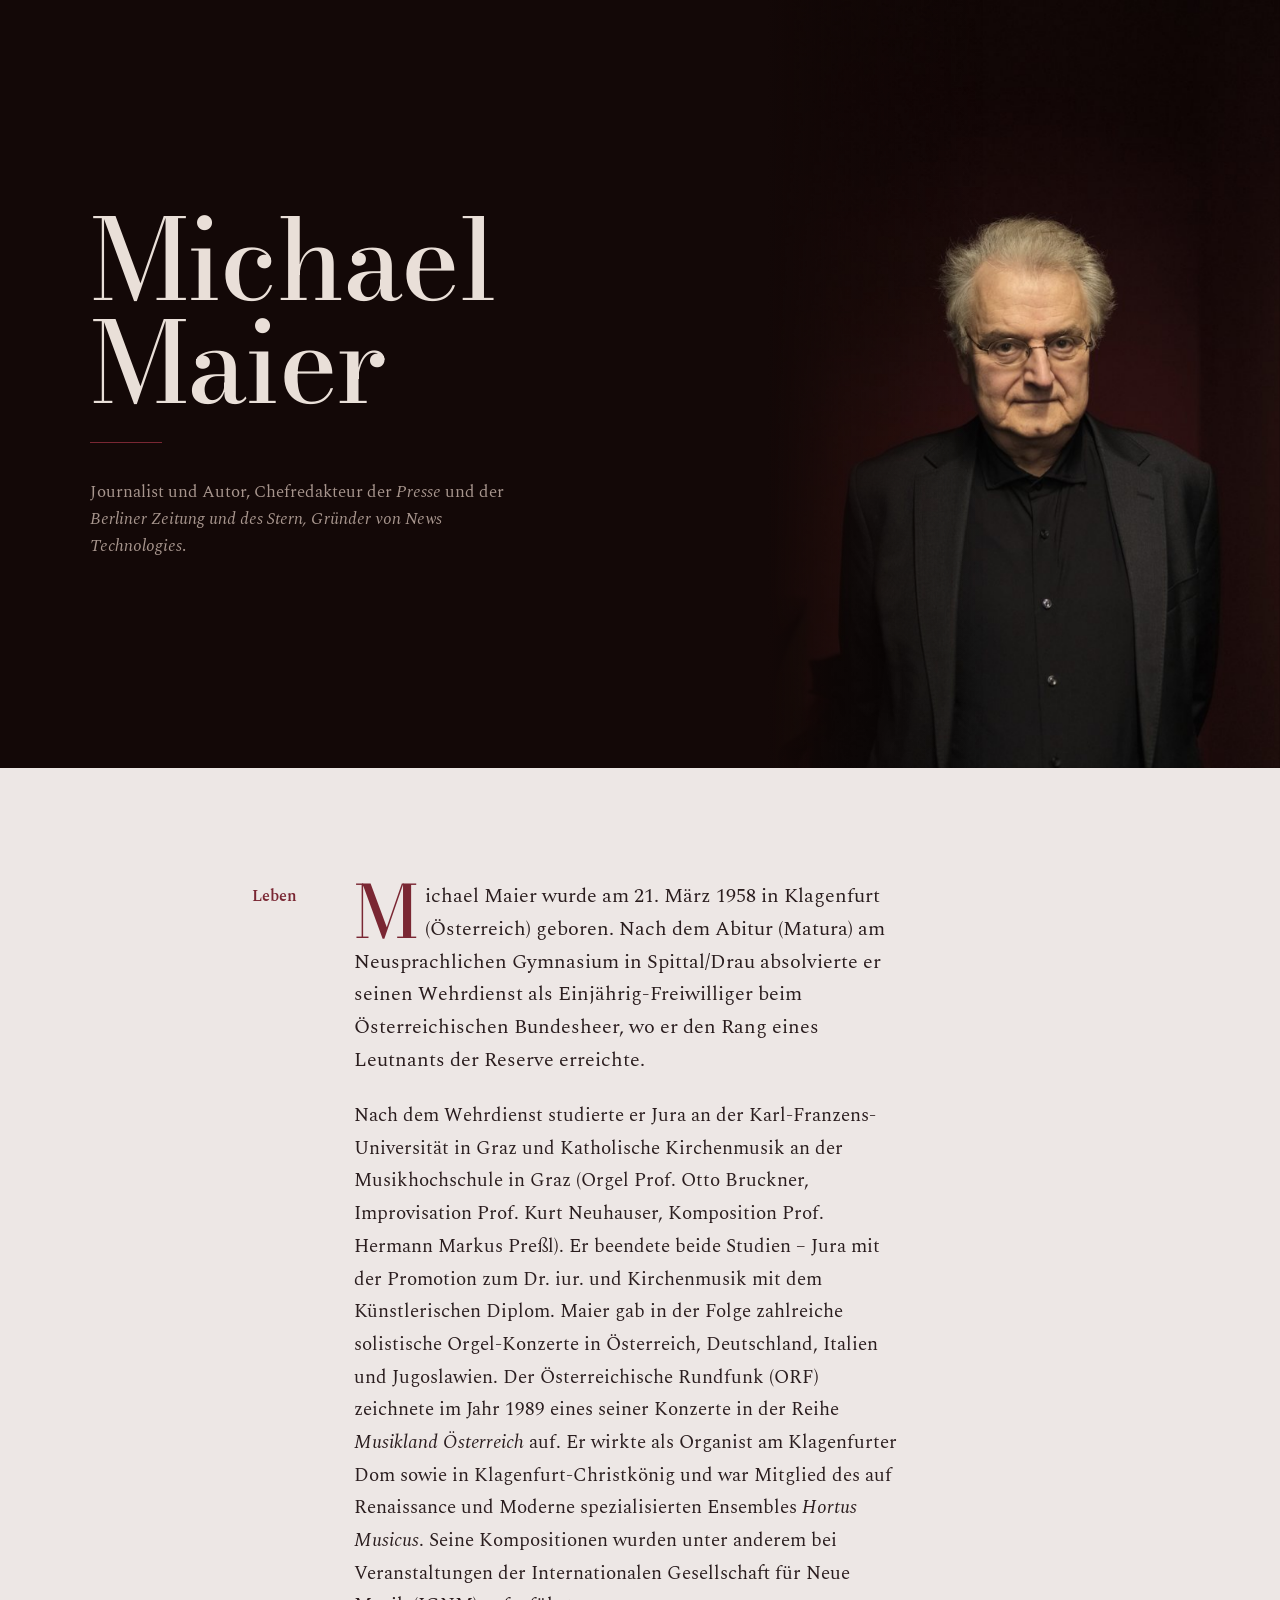
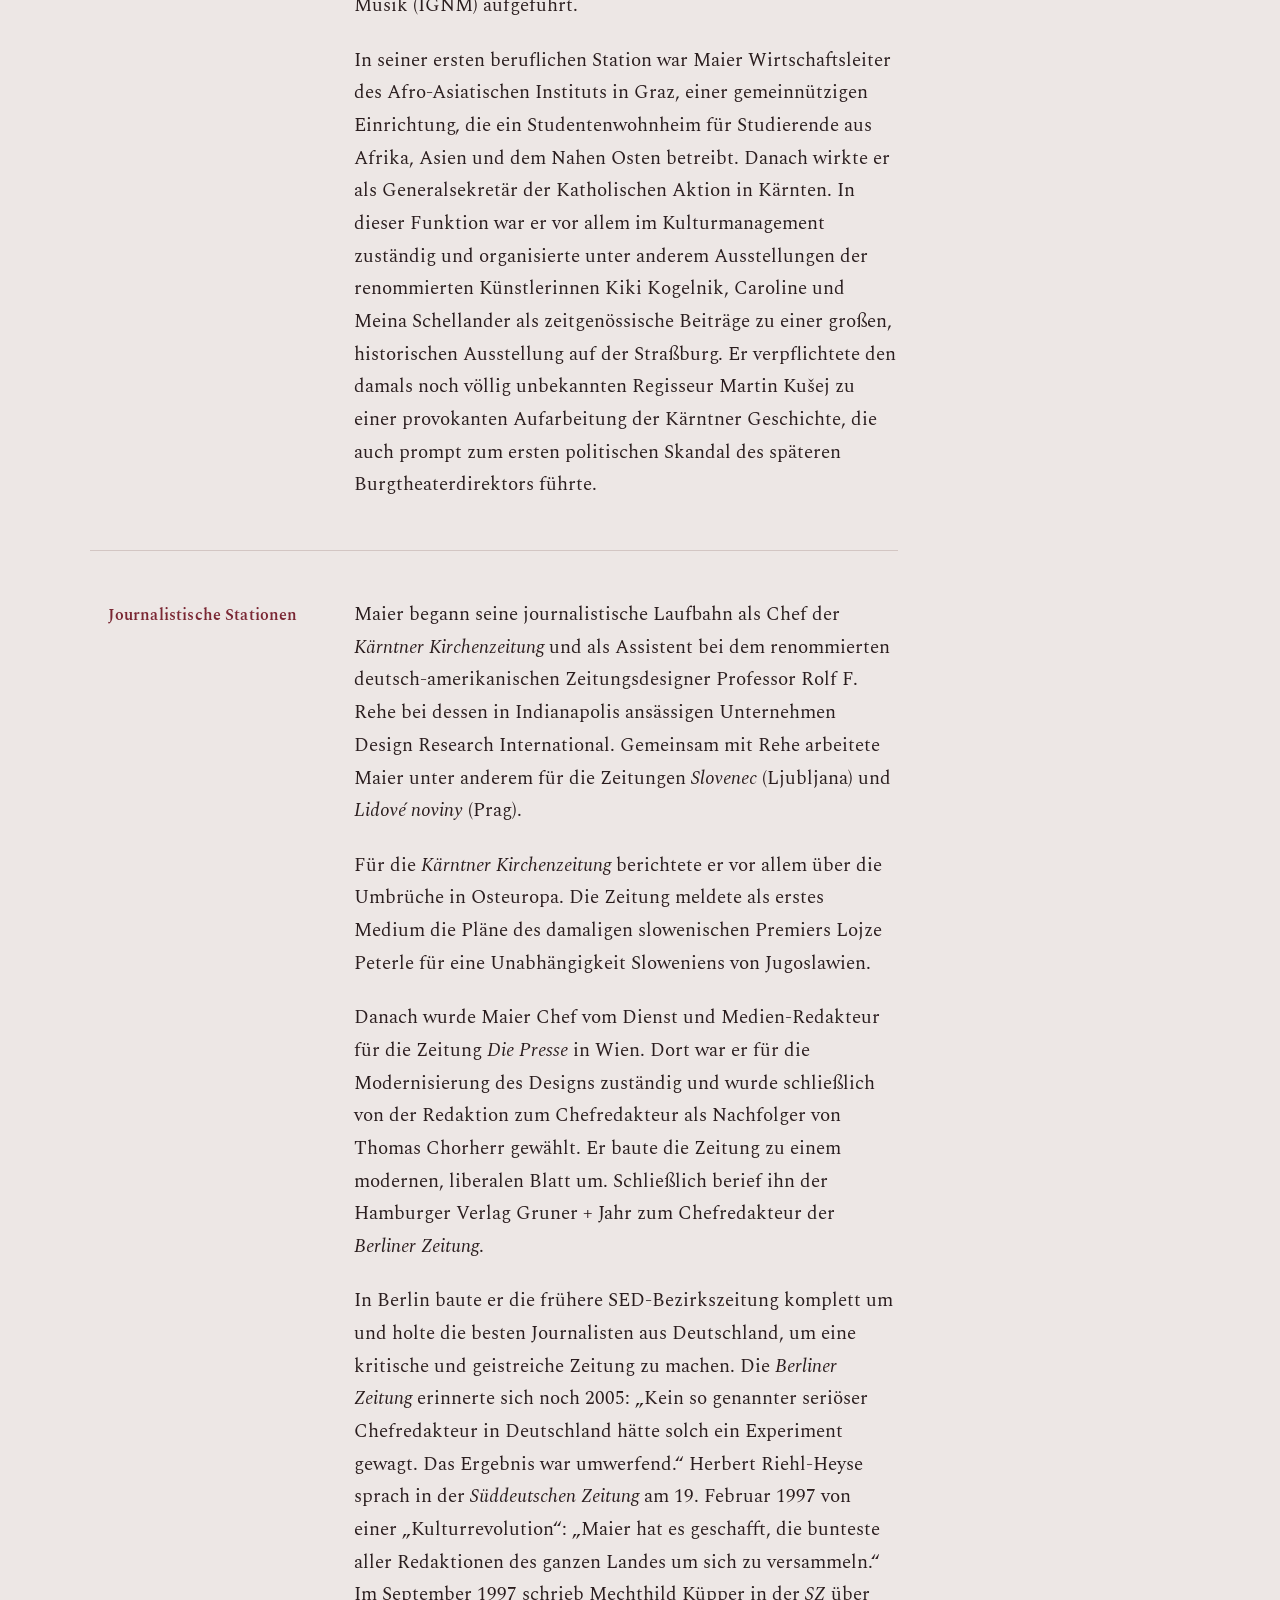
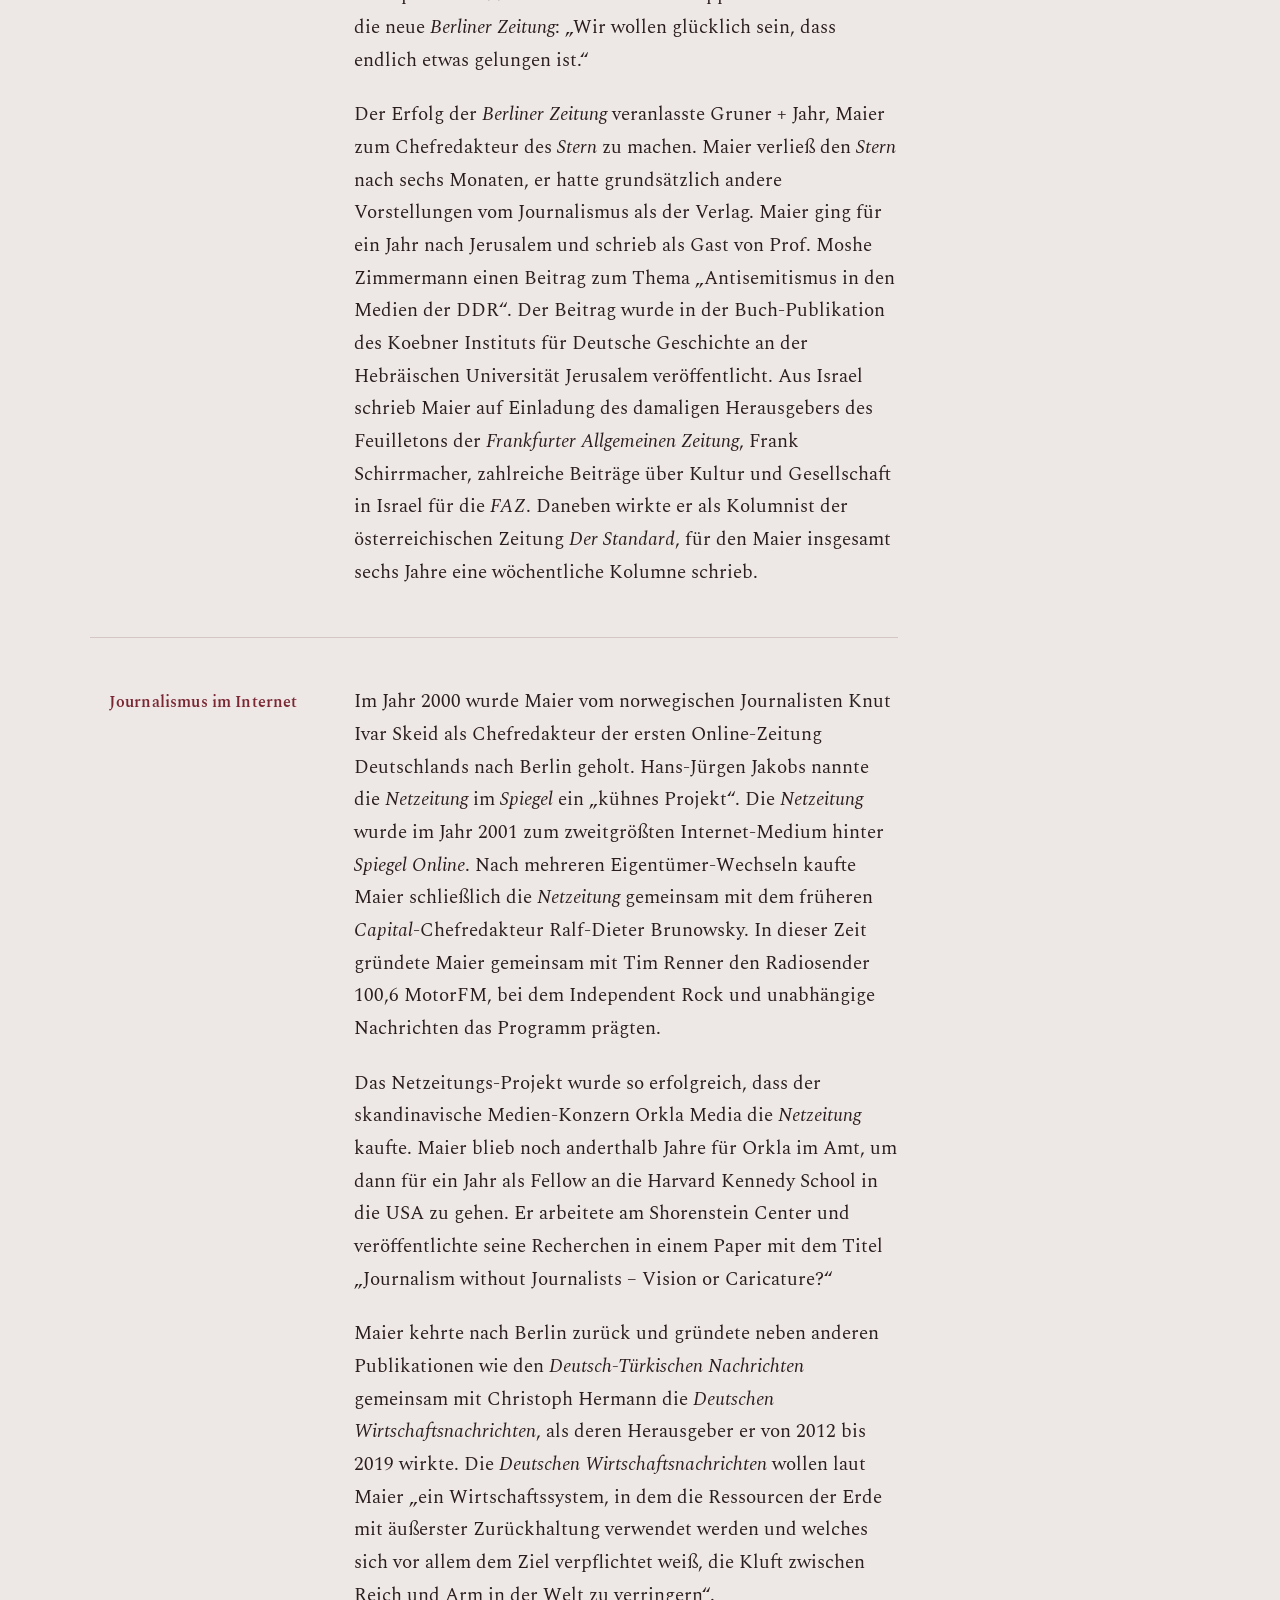
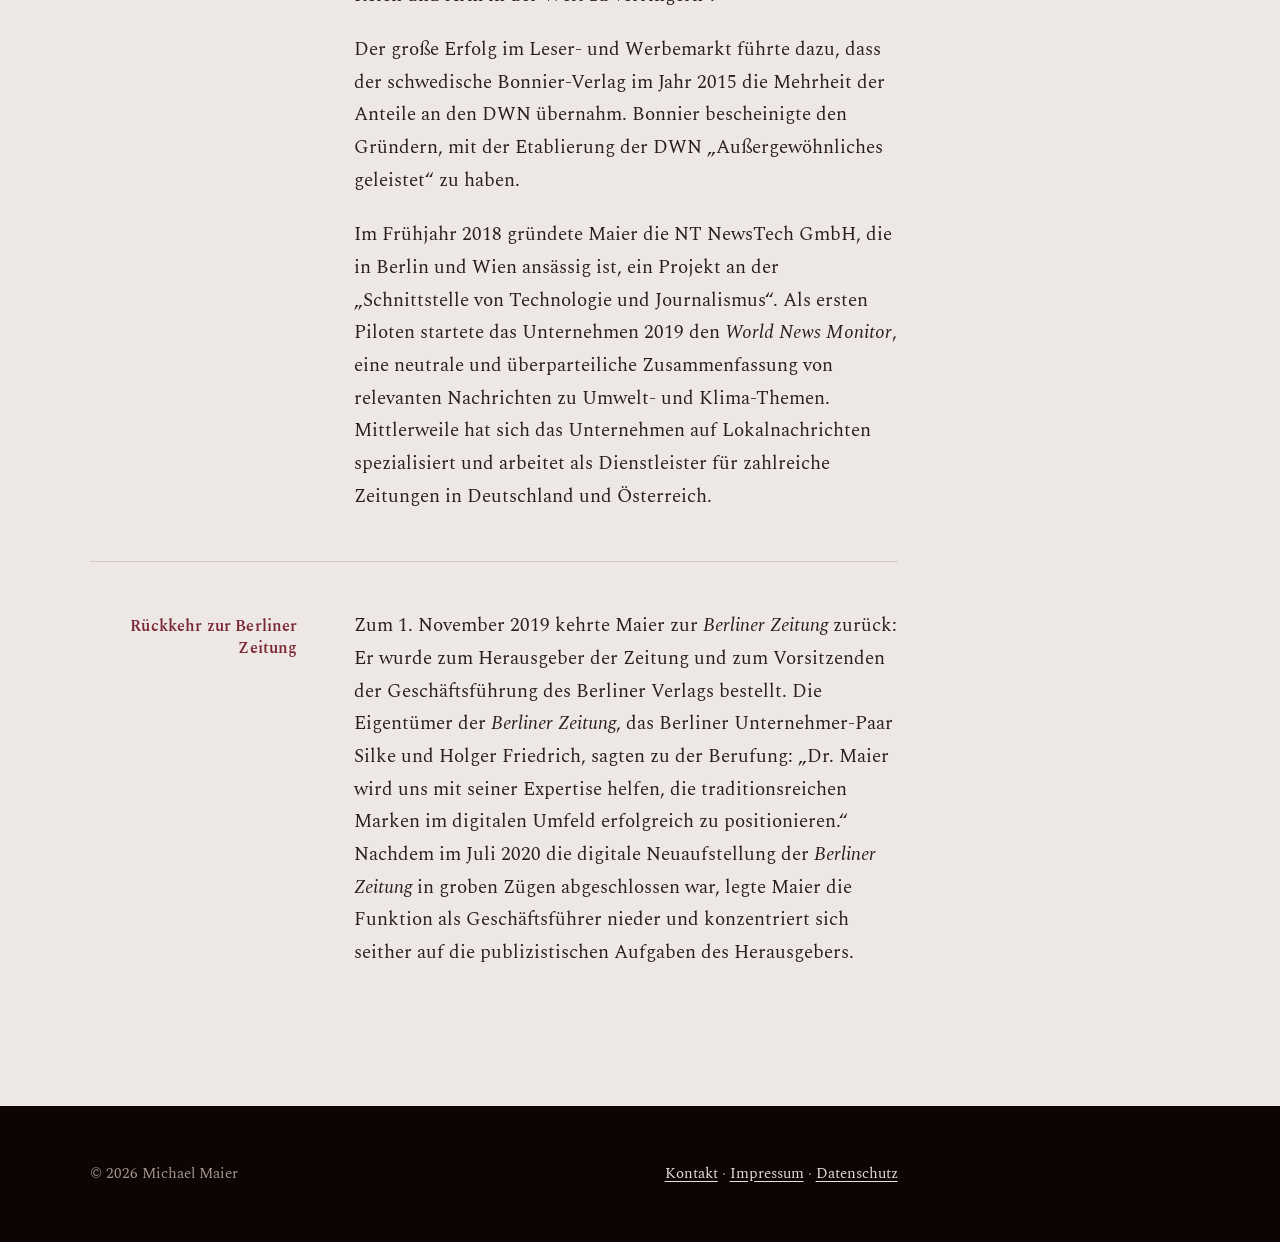
<file: index.html>
<!DOCTYPE html>
<html lang="de">
<head>
<meta charset="utf-8">
<meta name="viewport" content="width=device-width, initial-scale=1">
<title>Michael Maier</title>
<meta name="description" content="Michael Maier – Journalist und Verleger. Chefredakteur der Presse und der Berliner Zeitung, Gründer der Netzeitung und der Deutschen Wirtschaftsnachrichten.">
<link rel="canonical" href="https://michael-maier.org/">
<meta property="og:type" content="profile">
<meta property="og:title" content="Michael Maier">
<meta property="og:description" content="Journalist und Verleger. Chefredakteur der Presse und der Berliner Zeitung, Gründer der Netzeitung und der Deutschen Wirtschaftsnachrichten.">
<meta property="og:url" content="https://michael-maier.org/">
<meta property="og:image" content="https://michael-maier.org/img/michael-maier-1100.jpg">
<meta name="twitter:card" content="summary_large_image">
<link rel="icon" href="data:image/svg+xml,%3Csvg xmlns='http://www.w3.org/2000/svg' viewBox='0 0 32 32'%3E%3Crect width='32' height='32' fill='%23130807'/%3E%3Ctext x='16' y='23' font-family='Georgia,serif' font-size='20' fill='%23E9DFD8' text-anchor='middle'%3EM%3C/text%3E%3C/svg%3E">

<link rel="preload" href="fonts/bodoni-moda-latin-500-normal.woff2" as="font" type="font/woff2" crossorigin>
<link rel="preload" href="fonts/spectral-latin-400-normal.woff2" as="font" type="font/woff2" crossorigin>

<link rel="stylesheet" href="style.css">
</head>
<body>

<header class="hero">
  <div class="hero__inner">
    <div class="hero__text">
      <h1 class="name"><span>Michael</span><span>Maier</span></h1>
      <hr class="hero__rule">
      <p class="standfirst">Journalist und Autor, Chefredakteur der <i>Presse</i> und der <i>Berliner Zeitung und des Stern, Gründer von News Technologies</i>.</p>
    </div>
    <figure class="portrait">
      <img src="img/michael-maier-1100.jpg"
           srcset="img/michael-maier-700.jpg 700w, img/michael-maier-1100.jpg 1100w, img/michael-maier-1600.jpg 1600w"
           sizes="(max-width:60rem) 100vw, clamp(17rem,40vw,32rem)"
           width="1100" height="1550"
           alt="Porträt von Michael Maier">
    </figure>
  </div>
</header>

<main>
  <article class="bio">

    <section class="chapter">
      <h2>Leben</h2>
      <div class="chapter__body">
        <p class="lead">Michael Maier wurde am 21. März 1958 in Klagenfurt (Österreich) geboren. Nach dem Abitur (Matura) am Neusprachlichen Gymnasium in Spittal/Drau absolvierte er seinen Wehrdienst als Einjährig-Freiwilliger beim Österreichischen Bundesheer, wo er den Rang eines Leutnants der Reserve erreichte.</p>
        <p>Nach dem Wehrdienst studierte er Jura an der Karl-Franzens-Universität in Graz und Katholische Kirchenmusik an der Musikhochschule in Graz (Orgel Prof. Otto Bruckner, Improvisation Prof. Kurt Neuhauser, Komposition Prof. Hermann Markus Preßl). Er beendete beide Studien – Jura mit der Promotion zum Dr. iur. und Kirchenmusik mit dem Künstlerischen Diplom. Maier gab in der Folge zahlreiche solistische Orgel-Konzerte in Österreich, Deutschland, Italien und Jugoslawien. Der Österreichische Rundfunk (ORF) zeichnete im Jahr 1989 eines seiner Konzerte in der Reihe <i>Musikland Österreich</i> auf. Er wirkte als Organist am Klagenfurter Dom sowie in Klagenfurt-Christkönig und war Mitglied des auf Renaissance und Moderne spezialisierten Ensembles <i>Hortus Musicus</i>. Seine Kompositionen wurden unter anderem bei Veranstaltungen der Internationalen Gesellschaft für Neue Musik (IGNM) aufgeführt.</p>
        <p>In seiner ersten beruflichen Station war Maier Wirtschaftsleiter des Afro-Asiatischen Instituts in Graz, einer gemeinnützigen Einrichtung, die ein Studentenwohnheim für Studierende aus Afrika, Asien und dem Nahen Osten betreibt. Danach wirkte er als Generalsekretär der Katholischen Aktion in Kärnten. In dieser Funktion war er vor allem im Kulturmanagement zuständig und organisierte unter anderem Ausstellungen der renommierten Künstlerinnen Kiki Kogelnik, Caroline und Meina Schellander als zeitgenössische Beiträge zu einer großen, historischen Ausstellung auf der Straßburg. Er verpflichtete den damals noch völlig unbekannten Regisseur Martin Kušej zu einer provokanten Aufarbeitung der Kärntner Geschichte, die auch prompt zum ersten politischen Skandal des späteren Burgtheaterdirektors führte.</p>
      </div>
    </section>

    <section class="chapter">
      <h2>Journalistische Stationen</h2>
      <div class="chapter__body">
        <p>Maier begann seine journalistische Laufbahn als Chef der <i>Kärntner Kirchenzeitung</i> und als Assistent bei dem renommierten deutsch-amerikanischen Zeitungsdesigner Professor Rolf F. Rehe bei dessen in Indianapolis ansässigen Unternehmen Design Research International. Gemeinsam mit Rehe arbeitete Maier unter anderem für die Zeitungen <i>Slovenec</i> (Ljubljana) und <i>Lidové noviny</i> (Prag).</p>
        <p>Für die <i>Kärntner Kirchenzeitung</i> berichtete er vor allem über die Umbrüche in Osteuropa. Die Zeitung meldete als erstes Medium die Pläne des damaligen slowenischen Premiers Lojze Peterle für eine Unabhängigkeit Sloweniens von Jugoslawien.</p>
        <p>Danach wurde Maier Chef vom Dienst und Medien-Redakteur für die Zeitung <i>Die Presse</i> in Wien. Dort war er für die Modernisierung des Designs zuständig und wurde schließlich von der Redaktion zum Chefredakteur als Nachfolger von Thomas Chorherr gewählt. Er baute die Zeitung zu einem modernen, liberalen Blatt um. Schließlich berief ihn der Hamburger Verlag Gruner + Jahr zum Chefredakteur der <i>Berliner Zeitung</i>.</p>
        <p>In Berlin baute er die frühere SED-Bezirkszeitung komplett um und holte die besten Journalisten aus Deutschland, um eine kritische und geistreiche Zeitung zu machen. Die <i>Berliner Zeitung</i> erinnerte sich noch 2005: „Kein so genannter seriöser Chefredakteur in Deutschland hätte solch ein Experiment gewagt. Das Ergebnis war umwerfend.“ Herbert Riehl-Heyse sprach in der <i>Süddeutschen Zeitung</i> am 19. Februar 1997 von einer „Kulturrevolution“: „Maier hat es geschafft, die bunteste aller Redaktionen des ganzen Landes um sich zu versammeln.“ Im September 1997 schrieb Mechthild Küpper in der <i>SZ</i> über die neue <i>Berliner Zeitung</i>: „Wir wollen glücklich sein, dass endlich etwas gelungen ist.“</p>
        <p>Der Erfolg der <i>Berliner Zeitung</i> veranlasste Gruner + Jahr, Maier zum Chefredakteur des <i>Stern</i> zu machen. Maier verließ den <i>Stern</i> nach sechs Monaten, er hatte grundsätzlich andere Vorstellungen vom Journalismus als der Verlag. Maier ging für ein Jahr nach Jerusalem und schrieb als Gast von Prof. Moshe Zimmermann einen Beitrag zum Thema „Antisemitismus in den Medien der DDR“. Der Beitrag wurde in der Buch-Publikation des Koebner Instituts für Deutsche Geschichte an der Hebräischen Universität Jerusalem veröffentlicht. Aus Israel schrieb Maier auf Einladung des damaligen Herausgebers des Feuilletons der <i>Frankfurter Allgemeinen Zeitung</i>, Frank Schirrmacher, zahlreiche Beiträge über Kultur und Gesellschaft in Israel für die <i>FAZ</i>. Daneben wirkte er als Kolumnist der österreichischen Zeitung <i>Der Standard</i>, für den Maier insgesamt sechs Jahre eine wöchentliche Kolumne schrieb.</p>
      </div>
    </section>

    <section class="chapter">
      <h2>Journalismus im Internet</h2>
      <div class="chapter__body">
        <p>Im Jahr 2000 wurde Maier vom norwegischen Journalisten Knut Ivar Skeid als Chefredakteur der ersten Online-Zeitung Deutschlands nach Berlin geholt. Hans-Jürgen Jakobs nannte die <i>Netzeitung</i> im <i>Spiegel</i> ein „kühnes Projekt“. Die <i>Netzeitung</i> wurde im Jahr 2001 zum zweitgrößten Internet-Medium hinter <i>Spiegel Online</i>. Nach mehreren Eigentümer-Wechseln kaufte Maier schließlich die <i>Netzeitung</i> gemeinsam mit dem früheren <i>Capital</i>-Chefredakteur Ralf-Dieter Brunowsky. In dieser Zeit gründete Maier gemeinsam mit Tim Renner den Radiosender 100,6 MotorFM, bei dem Independent Rock und unabhängige Nachrichten das Programm prägten.</p>
        <p>Das Netzeitungs-Projekt wurde so erfolgreich, dass der skandinavische Medien-Konzern Orkla Media die <i>Netzeitung</i> kaufte. Maier blieb noch anderthalb Jahre für Orkla im Amt, um dann für ein Jahr als Fellow an die Harvard Kennedy School in die USA zu gehen. Er arbeitete am Shorenstein Center und veröffentlichte seine Recherchen in einem Paper mit dem Titel „Journalism without Journalists – Vision or Caricature?“</p>
        <p>Maier kehrte nach Berlin zurück und gründete neben anderen Publikationen wie den <i>Deutsch-Türkischen Nachrichten</i> gemeinsam mit Christoph Hermann die <i>Deutschen Wirtschaftsnachrichten</i>, als deren Herausgeber er von 2012 bis 2019 wirkte. Die <i>Deutschen Wirtschaftsnachrichten</i> wollen laut Maier „ein Wirtschaftssystem, in dem die Ressourcen der Erde mit äußerster Zurückhaltung verwendet werden und welches sich vor allem dem Ziel verpflichtet weiß, die Kluft zwischen Reich und Arm in der Welt zu verringern“.</p>
        <p>Der große Erfolg im Leser- und Werbemarkt führte dazu, dass der schwedische Bonnier-Verlag im Jahr 2015 die Mehrheit der Anteile an den DWN übernahm. Bonnier bescheinigte den Gründern, mit der Etablierung der DWN „Außergewöhnliches geleistet“ zu haben.</p>
        <p>Im Frühjahr 2018 gründete Maier die NT NewsTech GmbH, die in Berlin und Wien ansässig ist, ein Projekt an der „Schnittstelle von Technologie und Journalismus“. Als ersten Piloten startete das Unternehmen 2019 den <i>World News Monitor</i>, eine neutrale und überparteiliche Zusammenfassung von relevanten Nachrichten zu Umwelt- und Klima-Themen. Mittlerweile hat sich das Unternehmen auf Lokalnachrichten spezialisiert und arbeitet als Dienstleister für zahlreiche Zeitungen in Deutschland und Österreich.</p>
      </div>
    </section>

    <section class="chapter">
      <h2>Rückkehr zur Berliner Zeitung</h2>
      <div class="chapter__body">
        <p>Zum 1. November 2019 kehrte Maier zur <i>Berliner Zeitung</i> zurück: Er wurde zum Herausgeber der Zeitung und zum Vorsitzenden der Geschäftsführung des Berliner Verlags bestellt. Die Eigentümer der <i>Berliner Zeitung</i>, das Berliner Unternehmer-Paar Silke und Holger Friedrich, sagten zu der Berufung: „Dr. Maier wird uns mit seiner Expertise helfen, die traditionsreichen Marken im digitalen Umfeld erfolgreich zu positionieren.“ Nachdem im Juli 2020 die digitale Neuaufstellung der <i>Berliner Zeitung</i> in groben Zügen abgeschlossen war, legte Maier die Funktion als Geschäftsführer nieder und konzentriert sich seither auf die publizistischen Aufgaben des Herausgebers.</p>
      </div>
    </section>

  </article>
</main>

<footer>
  <div class="footer__inner">
    <p>© <span id="jahr">2026</span> Michael Maier</p>
    <p><a href="mailto:BITTE-EINTRAGEN@example.org">Kontakt</a> · <a href="impressum.html">Impressum</a> · <a href="datenschutz.html">Datenschutz</a></p>
  </div>
  <script>document.getElementById('jahr').textContent=new Date().getFullYear();</script>
</footer>

</body>
</html>
</file>
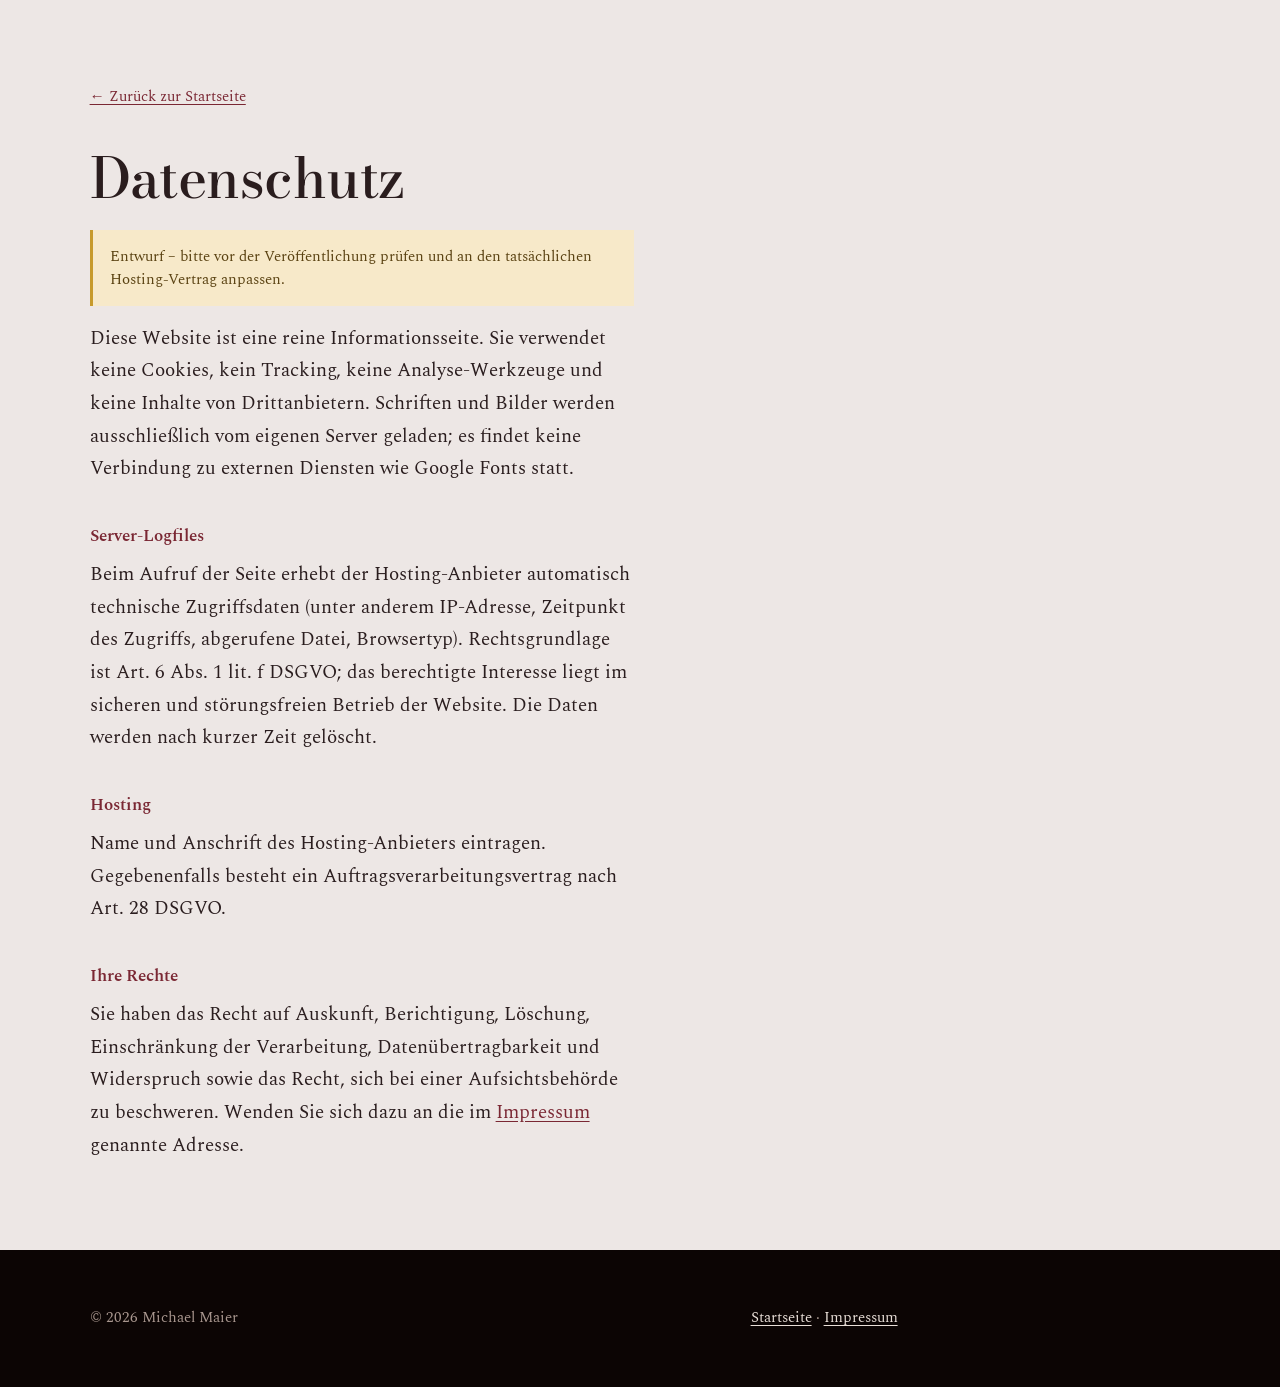
<file: datenschutz.html>
<!DOCTYPE html>
<html lang="de">
<head>
<meta charset="utf-8">
<meta name="viewport" content="width=device-width, initial-scale=1">
<title>Datenschutz – Michael Maier</title>
<meta name="robots" content="noindex">
<link rel="icon" href="data:image/svg+xml,%3Csvg xmlns='http://www.w3.org/2000/svg' viewBox='0 0 32 32'%3E%3Crect width='32' height='32' fill='%23130807'/%3E%3Ctext x='16' y='23' font-family='Georgia,serif' font-size='20' fill='%23E9DFD8' text-anchor='middle'%3EM%3C/text%3E%3C/svg%3E">
<link rel="stylesheet" href="style.css">
</head>
<body>
<main class="page">
  <a class="back" href="./">← Zurück zur Startseite</a>
  <h1>Datenschutz</h1>

  <p class="todo">Entwurf – bitte vor der Veröffentlichung prüfen und an den tatsächlichen Hosting-Vertrag anpassen.</p>

  <p>Diese Website ist eine reine Informationsseite. Sie verwendet keine Cookies, kein Tracking, keine Analyse-Werkzeuge und keine Inhalte von Drittanbietern. Schriften und Bilder werden ausschließlich vom eigenen Server geladen; es findet keine Verbindung zu externen Diensten wie Google Fonts statt.</p>

  <h2>Server-Logfiles</h2>
  <p>Beim Aufruf der Seite erhebt der Hosting-Anbieter automatisch technische Zugriffsdaten (unter anderem IP-Adresse, Zeitpunkt des Zugriffs, abgerufene Datei, Browsertyp). Rechtsgrundlage ist Art. 6 Abs. 1 lit. f DSGVO; das berechtigte Interesse liegt im sicheren und störungsfreien Betrieb der Website. Die Daten werden nach kurzer Zeit gelöscht.</p>

  <h2>Hosting</h2>
  <p>Name und Anschrift des Hosting-Anbieters eintragen. Gegebenenfalls besteht ein Auftragsverarbeitungsvertrag nach Art. 28 DSGVO.</p>

  <h2>Ihre Rechte</h2>
  <p>Sie haben das Recht auf Auskunft, Berichtigung, Löschung, Einschränkung der Verarbeitung, Datenübertragbarkeit und Widerspruch sowie das Recht, sich bei einer Aufsichtsbehörde zu beschweren. Wenden Sie sich dazu an die im <a href="impressum.html">Impressum</a> genannte Adresse.</p>
</main>

<footer>
  <div class="footer__inner">
    <p>© <span id="jahr">2026</span> Michael Maier</p>
    <p><a href="./">Startseite</a> · <a href="impressum.html">Impressum</a></p>
  </div>
  <script>document.getElementById('jahr').textContent=new Date().getFullYear();</script>
</footer>
</body>
</html>
</file>
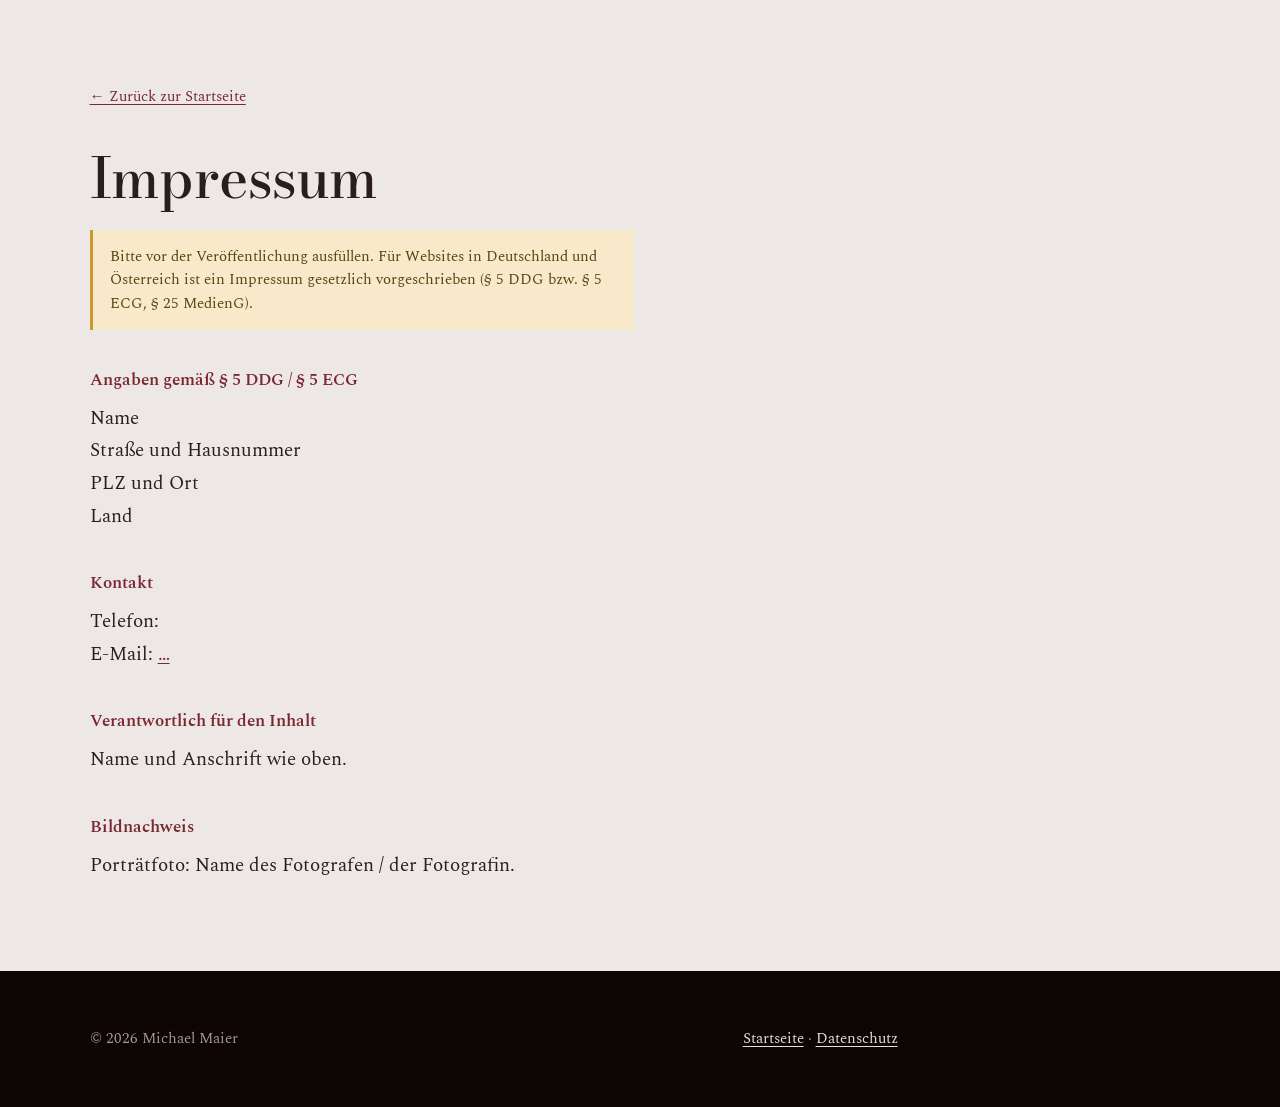
<file: impressum.html>
<!DOCTYPE html>
<html lang="de">
<head>
<meta charset="utf-8">
<meta name="viewport" content="width=device-width, initial-scale=1">
<title>Impressum – Michael Maier</title>
<meta name="robots" content="noindex">
<link rel="icon" href="data:image/svg+xml,%3Csvg xmlns='http://www.w3.org/2000/svg' viewBox='0 0 32 32'%3E%3Crect width='32' height='32' fill='%23130807'/%3E%3Ctext x='16' y='23' font-family='Georgia,serif' font-size='20' fill='%23E9DFD8' text-anchor='middle'%3EM%3C/text%3E%3C/svg%3E">
<link rel="stylesheet" href="style.css">
</head>
<body>
<main class="page">
  <a class="back" href="./">← Zurück zur Startseite</a>
  <h1>Impressum</h1>

  <p class="todo">Bitte vor der Veröffentlichung ausfüllen. Für Websites in Deutschland und Österreich ist ein Impressum gesetzlich vorgeschrieben (§ 5 DDG bzw. § 5 ECG, § 25 MedienG).</p>

  <h2>Angaben gemäß § 5 DDG / § 5 ECG</h2>
  <p>
    Name<br>
    Straße und Hausnummer<br>
    PLZ und Ort<br>
    Land
  </p>

  <h2>Kontakt</h2>
  <p>
    Telefon: <br>
    E-Mail: <a href="mailto:">…</a>
  </p>

  <h2>Verantwortlich für den Inhalt</h2>
  <p>Name und Anschrift wie oben.</p>

  <h2>Bildnachweis</h2>
  <p>Porträtfoto: Name des Fotografen / der Fotografin.</p>
</main>

<footer>
  <div class="footer__inner">
    <p>© <span id="jahr">2026</span> Michael Maier</p>
    <p><a href="./">Startseite</a> · <a href="datenschutz.html">Datenschutz</a></p>
  </div>
  <script>document.getElementById('jahr').textContent=new Date().getFullYear();</script>
</footer>
</body>
</html>
</file>
<file: style.css>
/* ---------- Fonts (self-hosted: no third-party requests) ---------- */
@font-face{font-family:'Bodoni Moda';font-style:normal;font-weight:500;font-display:swap;
  src:url('fonts/bodoni-moda-latin-ext-500-normal.woff2') format('woff2');
  unicode-range:U+0100-02BA,U+02BD-02C5,U+02C7-02CC,U+02CE-02D7,U+02DD-02FF,U+0304,U+0308,U+0329,U+1D00-1DBF,U+1E00-1E9F,U+1EF2-1EFF,U+2020,U+20A0-20AB,U+20AD-20C0,U+2113,U+2C60-2C7F,U+A720-A7FF;}
@font-face{font-family:'Bodoni Moda';font-style:normal;font-weight:500;font-display:swap;
  src:url('fonts/bodoni-moda-latin-500-normal.woff2') format('woff2');
  unicode-range:U+0000-00FF,U+0131,U+0152-0153,U+02BB-02BC,U+02C6,U+02DA,U+02DC,U+0304,U+0308,U+0329,U+2000-206F,U+20AC,U+2122,U+2191,U+2193,U+2212,U+2215,U+FEFF,U+FFFD;}

@font-face{font-family:'Spectral';font-style:normal;font-weight:400;font-display:swap;
  src:url('fonts/spectral-latin-ext-400-normal.woff2') format('woff2');
  unicode-range:U+0100-02BA,U+02BD-02C5,U+02C7-02CC,U+02CE-02D7,U+02DD-02FF,U+0304,U+0308,U+0329,U+1D00-1DBF,U+1E00-1E9F,U+1EF2-1EFF,U+2020,U+20A0-20AB,U+20AD-20C0,U+2113,U+2C60-2C7F,U+A720-A7FF;}
@font-face{font-family:'Spectral';font-style:normal;font-weight:400;font-display:swap;
  src:url('fonts/spectral-latin-400-normal.woff2') format('woff2');
  unicode-range:U+0000-00FF,U+0131,U+0152-0153,U+02BB-02BC,U+02C6,U+02DA,U+02DC,U+0304,U+0308,U+0329,U+2000-206F,U+20AC,U+2122,U+2191,U+2193,U+2212,U+2215,U+FEFF,U+FFFD;}
@font-face{font-family:'Spectral';font-style:italic;font-weight:400;font-display:swap;
  src:url('fonts/spectral-latin-ext-400-italic.woff2') format('woff2');
  unicode-range:U+0100-02BA,U+02BD-02C5,U+02C7-02CC,U+02CE-02D7,U+02DD-02FF,U+0304,U+0308,U+0329,U+1D00-1DBF,U+1E00-1E9F,U+1EF2-1EFF,U+2020,U+20A0-20AB,U+20AD-20C0,U+2113,U+2C60-2C7F,U+A720-A7FF;}
@font-face{font-family:'Spectral';font-style:italic;font-weight:400;font-display:swap;
  src:url('fonts/spectral-latin-400-italic.woff2') format('woff2');
  unicode-range:U+0000-00FF,U+0131,U+0152-0153,U+02BB-02BC,U+02C6,U+02DA,U+02DC,U+0304,U+0308,U+0329,U+2000-206F,U+20AC,U+2122,U+2191,U+2193,U+2212,U+2215,U+FEFF,U+FFFD;}
@font-face{font-family:'Spectral';font-style:normal;font-weight:600;font-display:swap;
  src:url('fonts/spectral-latin-ext-600-normal.woff2') format('woff2');
  unicode-range:U+0100-02BA,U+02BD-02C5,U+02C7-02CC,U+02CE-02D7,U+02DD-02FF,U+0304,U+0308,U+0329,U+1D00-1DBF,U+1E00-1E9F,U+1EF2-1EFF,U+2020,U+20A0-20AB,U+20AD-20C0,U+2113,U+2C60-2C7F,U+A720-A7FF;}
@font-face{font-family:'Spectral';font-style:normal;font-weight:600;font-display:swap;
  src:url('fonts/spectral-latin-600-normal.woff2') format('woff2');
  unicode-range:U+0000-00FF,U+0131,U+0152-0153,U+02BB-02BC,U+02C6,U+02DA,U+02DC,U+0304,U+0308,U+0329,U+2000-206F,U+20AC,U+2122,U+2191,U+2193,U+2212,U+2215,U+FEFF,U+FFFD;}

/* ---------- Tokens ---------- */
:root{
  --ground:#130807;      /* matched to the photograph's own background */
  --ground-deep:#0C0504;
  --bone:#E9DFD8;
  --bone-dim:#A8968E;
  --paper:#EDE7E5;
  --ink:#2A1D1E;
  --ink-soft:#5E4A4A;
  --wine:#7A2733;
  --rule:#D3C6C3;
  --measure:34rem;
  --rubric:13rem;
  --gap:3.5rem;
}

*{box-sizing:border-box}
html{-webkit-text-size-adjust:100%}
body{
  margin:0;
  background:var(--paper);
  color:var(--ink);
  font-family:'Spectral',Georgia,'Times New Roman',serif;
  font-size:1.1875rem;
  line-height:1.72;
  font-kerning:normal;
  text-rendering:optimizeLegibility;
}

::selection{background:var(--wine);color:var(--paper)}
:focus-visible{outline:2px solid var(--wine);outline-offset:3px;border-radius:2px}

/* ---------- Hero ---------- */
.hero{
  background:var(--ground);
  color:var(--bone);
}
.hero__inner{
  display:grid;
  grid-template-columns:minmax(0,1fr) clamp(17rem,40vw,32rem);
  align-items:center;
  min-height:min(92vh,48rem);
}
.hero__text{
  padding:clamp(3rem,7vw,5rem) clamp(2rem,5vw,4rem) clamp(3rem,7vw,5rem) clamp(1.5rem,7vw,7rem);
}

.name{
  font-family:'Bodoni Moda',Didot,'Bodoni MT',Georgia,serif;
  font-weight:500;
  font-size:clamp(3.2rem,11vw,7rem);
  line-height:.92;
  letter-spacing:-.015em;
  margin:0;
  color:var(--bone);
}
.name span{display:block}

.standfirst{
  margin:clamp(1.5rem,3vw,2.25rem) 0 0;
  max-width:26rem;
  font-size:1.0625rem;
  line-height:1.6;
  color:var(--bone-dim);
}
.hero__rule{
  width:4.5rem;height:1px;border:0;margin:1.75rem 0 0;
  background:var(--wine);
}

/* The portrait bleeds off the page edge; only its inner edge fades into the ground */
.portrait{position:relative;margin:0;align-self:stretch;line-height:0;overflow:hidden}
.portrait img{
  display:block;width:100%;height:100%;
  object-fit:cover;object-position:52% 26%;
}
.portrait::after{
  content:"";position:absolute;inset:0;pointer-events:none;
  background:linear-gradient(to right, var(--ground) 0%, rgba(19,8,7,.55) 14%, rgba(19,8,7,0) 42%);
}

/* ---------- Biography ---------- */
main{
  padding:clamp(2.5rem,5vw,4rem) clamp(2rem,5vw,4rem) 0 clamp(1.5rem,7vw,7rem);
}
.bio{max-width:calc(var(--rubric) + var(--gap) + var(--measure))}

.chapter{
  display:grid;
  grid-template-columns:var(--rubric) minmax(0,var(--measure));
  gap:var(--gap);
  padding-block:clamp(2rem,4vw,3rem);
}
.chapter + .chapter{border-top:1px solid var(--rule)}

.chapter h2{
  margin:.35em 0 0;
  font-family:'Spectral',Georgia,serif;
  font-weight:600;
  font-size:1rem;
  line-height:1.35;
  letter-spacing:.01em;
  color:var(--wine);
  text-align:right;
  hyphens:none;
}
.chapter__body{min-width:0}
.chapter__body > p{margin:0 0 1.15em;hyphens:auto}
.chapter__body > p:last-child{margin-bottom:0}
.chapter__body > p:first-child{margin-top:0}

.lead{font-size:1.28rem;line-height:1.6}
.lead::first-letter{
  font-family:'Bodoni Moda',Didot,Georgia,serif;
  float:left;font-size:3.55em;line-height:.78;
  padding:.06em .1em 0 0;color:var(--wine);
}

/* ---------- Footer ---------- */
footer{
  margin-top:clamp(3rem,7vw,5.5rem);
  background:var(--ground-deep);
  color:var(--bone-dim);
  padding:clamp(2.5rem,5vw,3.5rem) clamp(2rem,5vw,4rem) clamp(2.5rem,5vw,3.5rem) clamp(1.5rem,7vw,7rem);
  font-size:.9375rem;
  line-height:1.65;
}
.footer__inner{
  max-width:calc(var(--rubric) + var(--gap) + var(--measure));
  display:flex;flex-wrap:wrap;gap:1rem 3rem;justify-content:space-between;
}
footer p{margin:0}
footer a{color:var(--bone);text-decoration-thickness:1px;text-underline-offset:.18em}
footer a:hover{color:#fff}

/* ---------- One orchestrated page-load moment ---------- */
@media (prefers-reduced-motion:no-preference){
  .portrait img{animation:emerge 1400ms cubic-bezier(.2,.6,.25,1) both}
  .name,.standfirst,.hero__rule{animation:settle 900ms ease-out both}
  .standfirst{animation-delay:140ms}
  .hero__rule{animation-delay:240ms}
  @keyframes emerge{from{opacity:0;transform:scale(1.015)}to{opacity:1;transform:none}}
  @keyframes settle{from{opacity:0}to{opacity:1}}
}

/* ---------- Narrow screens ---------- */
@media (max-width:60rem){
  :root{--rubric:auto;--gap:.5rem}
  .hero__inner{grid-template-columns:1fr;min-height:0}
  .hero__text{order:2;padding:clamp(2rem,7vw,3rem) clamp(1.5rem,6vw,2.5rem) clamp(2.75rem,9vw,4rem)}
  .portrait{order:1;height:min(56vh,26rem)}
  .portrait img{object-position:52% 22%}
  .portrait::after{
    background:linear-gradient(to bottom, rgba(19,8,7,0) 55%, rgba(19,8,7,.7) 82%, var(--ground) 100%);
  }
  .chapter{grid-template-columns:1fr;gap:.75rem;max-width:var(--measure)}
  .chapter h2{text-align:left;margin:0;font-size:1.05rem}
  .footer__inner{flex-direction:column}
}
@media (max-width:30rem){
  body{font-size:1.125rem}
  .lead{font-size:1.19rem}
}

/* ---------- Legal / secondary pages ---------- */
.page{
  padding:clamp(3rem,7vw,5rem) clamp(2rem,5vw,4rem) 0 clamp(1.5rem,7vw,7rem);
  max-width:calc(var(--measure) + 12rem);
}
.page h1{
  font-family:'Bodoni Moda',Didot,Georgia,serif;font-weight:500;
  font-size:clamp(2.25rem,6vw,3.5rem);line-height:1;letter-spacing:-.01em;
  margin:0 0 1.5rem;
}
.page h2{
  font-weight:600;font-size:1.05rem;color:var(--wine);
  margin:2.25rem 0 .5rem;
}
.page p{max-width:var(--measure);margin:0 0 1.1em}
.page a{color:var(--wine);text-underline-offset:.18em}
.back{
  display:inline-block;margin-bottom:2.5rem;font-size:.95rem;
  color:var(--ink-soft);text-underline-offset:.18em;
}
.todo{
  background:#F7E9C9;color:#5A4212;border-left:3px solid #C79A2B;
  padding:.9rem 1.1rem;margin:0 0 2rem;font-size:.95rem;line-height:1.55;
  max-width:var(--measure);
}
</file>
